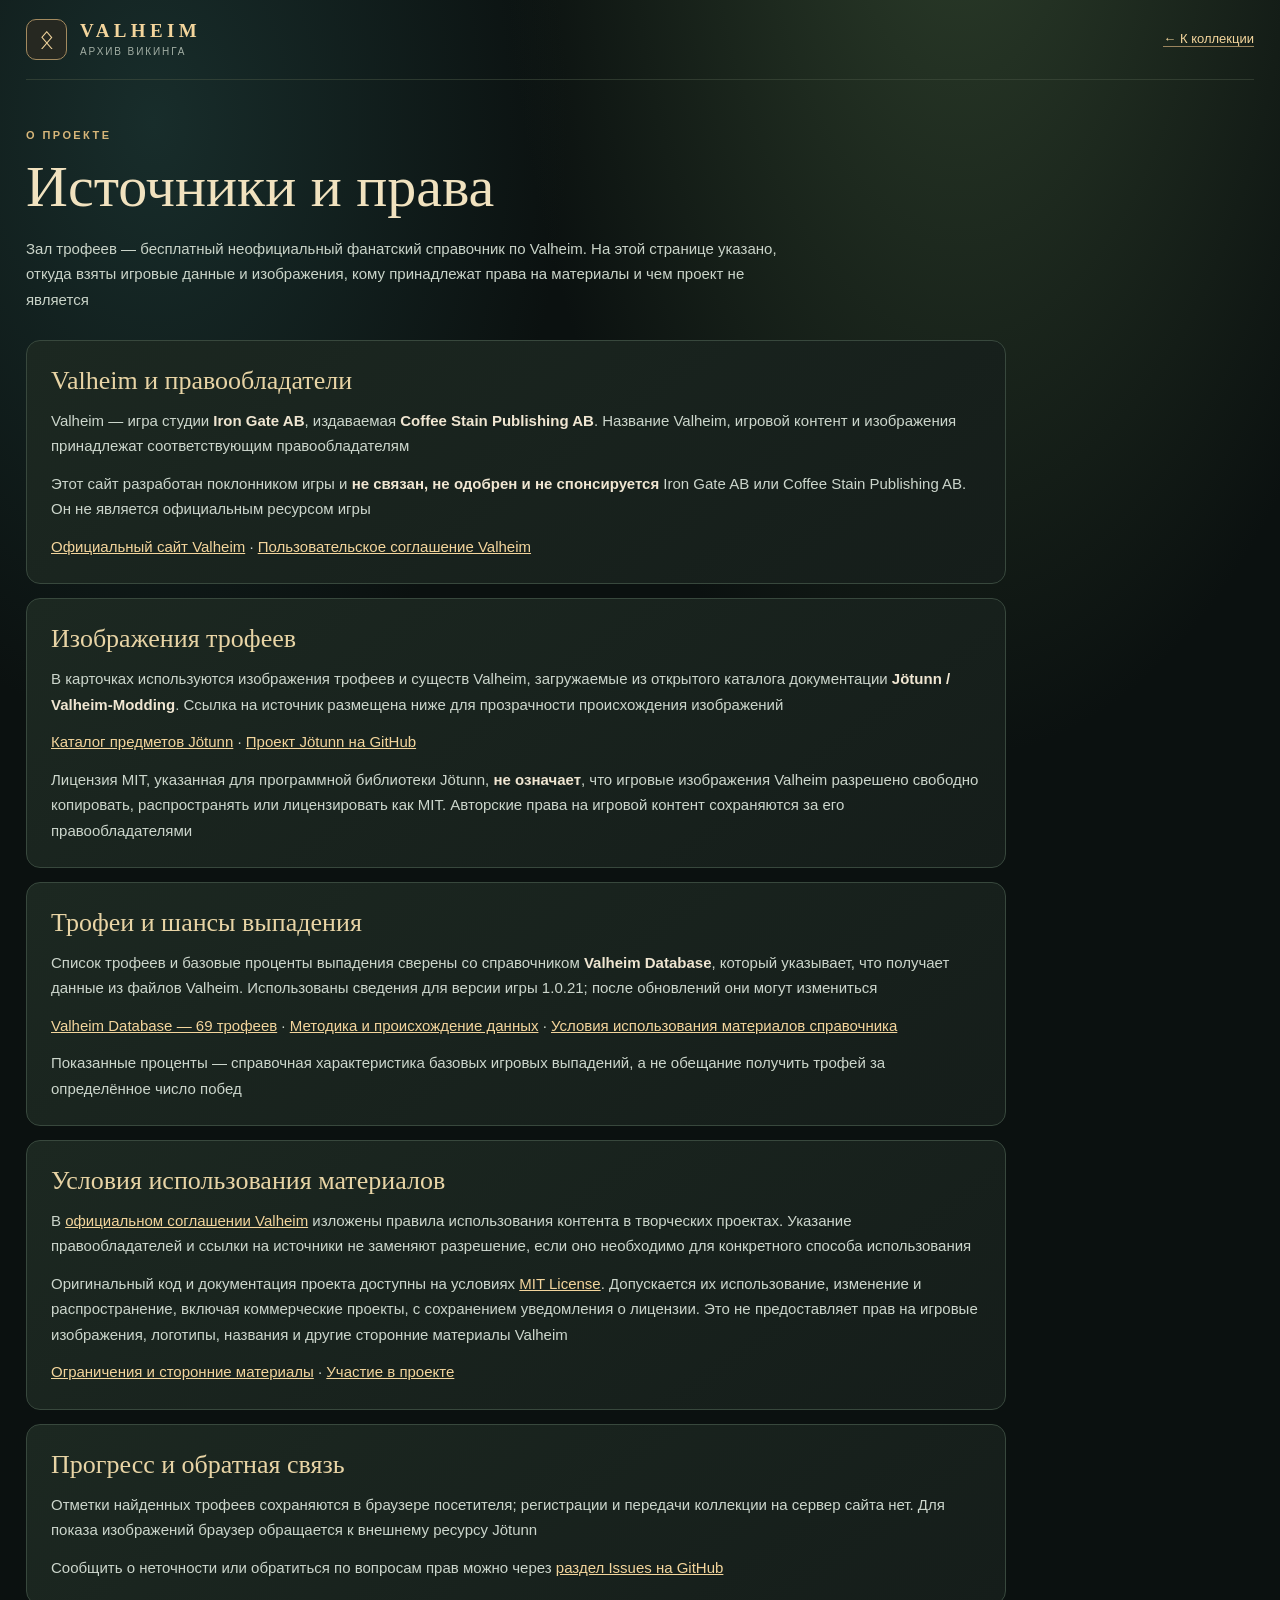
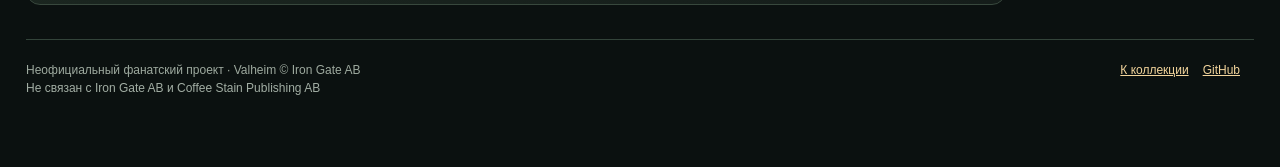
<file: sources.html>
<!DOCTYPE html>
<html lang="ru">
<head>
<meta charset="utf-8">
<meta name="viewport" content="width=device-width, initial-scale=1, viewport-fit=cover">
<meta name="color-scheme" content="dark">
<meta name="theme-color" content="#141a18">
<title>Источники и права — Зал трофеев Valheim</title>
<meta name="description" content="Источники игровых данных и изображений, сведения о правообладателях и статусе неофициального фанатского сайта «Зал трофеев Valheim».">
<link rel="stylesheet" href="./assets/css/styles.css">
<link rel="icon" type="image/svg+xml" href="./assets/icons/favicon.svg">
<link rel="apple-touch-icon" href="./assets/icons/icon-192.png">
<link rel="manifest" href="./manifest.webmanifest">
<style>
.legal-nav{margin-left:auto;font-size:13px;white-space:nowrap}
.legal-nav a{color:var(--gold-bright);text-decoration:none;border-bottom:1px solid #9b855e}
.legal-nav a:hover{border-color:var(--gold-bright)}
.legal-intro{max-width:890px;padding:48px 0 28px}
.legal-intro h1{font:normal clamp(36px,5.3vw,58px)/1.08 Georgia,"Times New Roman",serif;margin:12px 0 17px;color:#f1e2bf}
.legal-intro p{font-size:15px;line-height:1.7;color:#cad4c9;max-width:760px;margin:0}
.legal-sections{max-width:980px;display:grid;gap:14px;margin-bottom:22px}
.legal-card{background:linear-gradient(145deg,#1c2821,#151d1a);border:1px solid #38483d;border-radius:14px;padding:24px}
.legal-card h2{font:normal 26px/1.22 Georgia,"Times New Roman",serif;color:#e8d4a5;margin:0 0 11px}
.legal-card p{line-height:1.7;color:#ccd6cc;margin:0 0 12px}
.legal-card p:last-child{margin-bottom:0}
.legal-card a{overflow-wrap:anywhere}
.legal-card strong{color:#f0e6d2}
@media(max-width:770px){.legal-intro{padding:34px 0 20px}.legal-card{padding:18px}.legal-card h2{font-size:23px}.legal-nav{font-size:12px}}
</style>
</head>
<body>
<a href="#legal-main" class="skip-link">Перейти к содержанию</a>
<div class="frame">
<header class="topbar">
 <div class="logo"><div class="mark" aria-hidden="true">ᛟ</div><div><div class="brand">VALHEIM</div><span class="brand-small">АРХИВ ВИКИНГА</span></div></div>
 <nav class="legal-nav" aria-label="Навигация"><a href="./">← К коллекции</a></nav>
</header>
<main id="legal-main">
 <section class="legal-intro">
  <div class="eyebrow">О проекте</div>
  <h1>Источники и права</h1>
  <p>Зал трофеев — бесплатный неофициальный фанатский справочник по Valheim. На этой странице указано, откуда взяты игровые данные и изображения, кому принадлежат права на материалы и чем проект не является</p>
 </section>
 <div class="legal-sections">
  <section class="legal-card">
   <h2>Valheim и правообладатели</h2>
   <p>Valheim — игра студии <strong>Iron Gate AB</strong>, издаваемая <strong>Coffee Stain Publishing AB</strong>. Название Valheim, игровой контент и изображения принадлежат соответствующим правообладателям</p>
   <p>Этот сайт разработан поклонником игры и <strong>не связан, не одобрен и не спонсируется</strong> Iron Gate AB или Coffee Stain Publishing AB. Он не является официальным ресурсом игры</p>
   <p><a href="https://valheim.com/" target="_blank" rel="noopener noreferrer">Официальный сайт Valheim</a> · <a href="https://valheim.com/eula/" target="_blank" rel="noopener noreferrer">Пользовательское соглашение Valheim</a></p>
  </section>
  <section class="legal-card">
   <h2>Изображения трофеев</h2>
   <p>В карточках используются изображения трофеев и существ Valheim, загружаемые из открытого каталога документации <strong>Jötunn / Valheim-Modding</strong>. Ссылка на источник размещена ниже для прозрачности происхождения изображений</p>
   <p><a href="https://valheim-modding.github.io/Jotunn/data/objects/item-list.html" target="_blank" rel="noopener noreferrer">Каталог предметов Jötunn</a> · <a href="https://github.com/Valheim-Modding/Jotunn" target="_blank" rel="noopener noreferrer">Проект Jötunn на GitHub</a></p>
   <p>Лицензия MIT, указанная для программной библиотеки Jötunn, <strong>не означает</strong>, что игровые изображения Valheim разрешено свободно копировать, распространять или лицензировать как MIT. Авторские права на игровой контент сохраняются за его правообладателями</p>
  </section>
  <section class="legal-card">
   <h2>Трофеи и шансы выпадения</h2>
   <p>Список трофеев и базовые проценты выпадения сверены со справочником <strong>Valheim Database</strong>, который указывает, что получает данные из файлов Valheim. Использованы сведения для версии игры 1.0.21; после обновлений они могут измениться</p>
   <p><a href="https://valheimdb.com/trophies" target="_blank" rel="noopener noreferrer">Valheim Database — 69 трофеев</a> · <a href="https://valheimdb.com/about" target="_blank" rel="noopener noreferrer">Методика и происхождение данных</a> · <a href="https://valheimdb.com/creators" target="_blank" rel="noopener noreferrer">Условия использования материалов справочника</a></p>
   <p>Показанные проценты — справочная характеристика базовых игровых выпадений, а не обещание получить трофей за определённое число побед</p>
  </section>
  <section class="legal-card">
   <h2>Условия использования материалов</h2>
   <p>В <a href="https://valheim.com/eula/" target="_blank" rel="noopener noreferrer">официальном соглашении Valheim</a> изложены правила использования контента в творческих проектах. Указание правообладателей и ссылки на источники не заменяют разрешение, если оно необходимо для конкретного способа использования</p>
   <p>Оригинальный код и документация проекта доступны на условиях <a href="https://github.com/SergoAlexeev/valheim-trophies/blob/main/LICENSE" target="_blank" rel="noopener noreferrer">MIT License</a>. Допускается их использование, изменение и распространение, включая коммерческие проекты, с сохранением уведомления о лицензии. Это не предоставляет прав на игровые изображения, логотипы, названия и другие сторонние материалы Valheim</p>
   <p><a href="https://github.com/SergoAlexeev/valheim-trophies/blob/main/THIRD_PARTY_NOTICES.md" target="_blank" rel="noopener noreferrer">Ограничения и сторонние материалы</a> · <a href="https://github.com/SergoAlexeev/valheim-trophies/blob/main/CONTRIBUTING.md" target="_blank" rel="noopener noreferrer">Участие в проекте</a></p>
  </section>
  <section class="legal-card">
   <h2>Прогресс и обратная связь</h2>
   <p>Отметки найденных трофеев сохраняются в браузере посетителя; регистрации и передачи коллекции на сервер сайта нет. Для показа изображений браузер обращается к внешнему ресурсу Jötunn</p>
   <p>Сообщить о неточности или обратиться по вопросам прав можно через <a href="https://github.com/SergoAlexeev/valheim-trophies/issues" target="_blank" rel="noopener noreferrer">раздел Issues на GitHub</a></p>
  </section>
 </div>
</main>
<footer class="foot"><div>Неофициальный фанатский проект · Valheim © Iron Gate AB<br><span class="muted">Не связан с Iron Gate AB и Coffee Stain Publishing AB</span></div><div><a href="./">К коллекции</a><a href="https://github.com/SergoAlexeev/valheim-trophies" target="_blank" rel="noopener noreferrer">GitHub</a></div></footer>
</div>
</body>
</html>
</file>
<file: assets/css/styles.css>
:root{--bg:#0b1110;--panel:#151d1b;--panel2:#1d2723;--line:#344139;--gold:#d7b679;--gold-bright:#f3d59c;--fg:#f0efe7;--muted:#a2aea4;--green:#a5cfa1;--danger:#e29a86;--shadow:0 18px 60px #0008;color-scheme:dark}
*{box-sizing:border-box}html{scroll-behavior:smooth}body{margin:0;background:radial-gradient(ellipse at 75% -10%,#2c3d2a 0,transparent 34%),radial-gradient(ellipse at 12% 7%,#182d2b 0,transparent 26%),var(--bg);color:var(--fg);font:15px/1.45 -apple-system,BlinkMacSystemFont,"Segoe UI",Arial,sans-serif;min-height:100vh}button,input,select{font:inherit}button{cursor:pointer}button:focus-visible,input:focus-visible,select:focus-visible,.card:focus-within{outline:2px solid var(--gold-bright);outline-offset:3px}button:disabled{opacity:.45;cursor:not-allowed}a{color:var(--gold-bright)}.frame{max-width:1450px;margin:auto;padding:0 26px 70px}.topbar{display:flex;justify-content:space-between;align-items:center;border-bottom:1px solid #46544388;padding:19px 0;gap:15px}.logo{display:flex;gap:13px;align-items:center}.mark{width:41px;height:41px;display:grid;place-items:center;border:1px solid #a38a5f;border-radius:10px;color:var(--gold-bright);font:26px Georgia,serif;background:#262821}.brand{letter-spacing:.23em;color:var(--gold-bright);font:700 19px Georgia,serif}.brand-small{display:block;color:var(--muted);font:10px/1.4 Arial,sans-serif;letter-spacing:.19em;margin-top:3px}.version{color:var(--muted);font-size:12px;display:flex;gap:8px;align-items:center}.dot{display:inline-block;width:7px;height:7px;border-radius:50%;background:#a7b995;box-shadow:0 0 8px #a7b99570}.hero{position:relative;padding:45px 0 31px;display:grid;grid-template-columns:1fr 310px;gap:40px;align-items:end}.eyebrow{color:var(--gold);letter-spacing:.22em;text-transform:uppercase;font-size:11px;font-weight:700}.hero h1{font:normal clamp(38px,5vw,68px)/.99 Georgia,"Times New Roman",serif;letter-spacing:-.025em;margin:15px 0 13px;text-shadow:0 3px 30px #0008}.hero h1 span{color:var(--gold)}.lead{max-width:650px;color:#c6cec3;font-size:15px;margin:0}.hero-actions{display:flex;flex-wrap:wrap;gap:10px;margin-top:25px}.btn{border:1px solid #6f755e;border-radius:9px;background:linear-gradient(#26312a,#222b25);color:var(--fg);padding:11px 15px;display:inline-flex;align-items:center;justify-content:center;gap:9px;transition:background .16s,transform .16s,border-color .16s}.btn:hover{background:#384738;border-color:var(--gold);transform:translateY(-1px)}.btn.primary{background:#d9b87d;color:#1b1e18;border-color:#e6c899;font-weight:750}.btn.primary:hover{background:#efce93}.btn.quiet{border-color:#3c4b41;background:#19231f;color:#c8d0c8}.btn svg{width:16px;height:16px;flex:none}.progresscard{background:linear-gradient(135deg,#28392f,#1d2823 58%,#1a201c);border:1px solid #586447;padding:23px;border-radius:16px;box-shadow:var(--shadow);position:relative;overflow:hidden}.progresscard:after{content:"ᚠ";position:absolute;font:150px Georgia,serif;color:#a5b99512;right:-7px;top:-40px;pointer-events:none}.progress-label{font-size:11px;letter-spacing:.14em;text-transform:uppercase;color:#d2ddcf}.progress-main{font:normal 56px/.9 Georgia,serif;margin:16px 0 4px;color:#f2ddba}.progress-main small{font:19px Georgia,serif;color:#b3bcaf}.progress-bar{height:8px;background:#111a15;border-radius:99px;overflow:hidden;margin:16px 0 11px;border:1px solid #58654b}.progress-bar div{height:100%;width:0%;background:linear-gradient(90deg,#9db382,#f0cd89);border-radius:99px;transition:width .22s}.progress-caption{display:flex;justify-content:space-between;color:#b7c5b7;font-size:12px}.statline{display:grid;grid-template-columns:repeat(3,minmax(0,1fr));gap:12px;margin:0 0 26px}.stat{border:1px solid #34483c;background:#16211d;border-radius:10px;padding:14px 17px;min-height:71px}.stat strong{display:block;color:var(--gold-bright);font:26px Georgia,serif}.stat span{font-size:12px;color:var(--muted)}.toolbar{display:flex;flex-wrap:wrap;gap:11px;align-items:center;padding:15px;border:1px solid #3d493e;border-radius:14px;background:#171f1c;position:sticky;top:8px;z-index:10;box-shadow:0 11px 30px #0006}.tabs{display:flex;align-items:center;background:#0c1310;border:1px solid #36433a;border-radius:10px;padding:4px;gap:3px}.tab{background:none;color:#a9b9aa;border:0;padding:10px 13px;border-radius:7px;white-space:nowrap;font-weight:700;font-size:13px}.tab[aria-pressed=true]{background:#4b583c;color:#f5ecd5;box-shadow:inset 0 0 0 1px #788365}.search{position:relative;display:flex;align-items:center;flex:1;min-width:150px}.search svg{position:absolute;left:12px;width:17px;height:17px;color:var(--muted);pointer-events:none}.search input{width:100%;padding:11px 12px 11px 39px;background:#0e1612;border:1px solid #405043;color:#f1f0e8;border-radius:9px;outline:0}.search input::placeholder{color:#7d8d81}.toolbar select{min-width:154px;max-width:230px;border:1px solid #405043;color:#e9eee4;background:#111914;padding:11px 12px;border-radius:9px;outline:0}.toolbar .count{font-size:12px;color:#a9b7a9;padding:0 6px;white-space:nowrap}.legend{display:flex;justify-content:space-between;gap:14px;align-items:center;flex-wrap:wrap;margin:18px 0 19px;color:var(--muted);font-size:12px}.legend-keys{display:flex;flex-wrap:wrap;gap:8px}.pill{display:inline-flex;align-items:center;gap:7px;border:1px solid #465144;border-radius:100px;padding:5px 8px;color:#c9d4ca;background:#161e1a}.pill b{display:grid;place-items:center;border-radius:5px;background:#333;color:#fff;width:20px;height:20px}.pill[data-tier="S"] b{background:#a94953}.pill[data-tier="A"] b{background:#9861a7}.pill[data-tier="B"] b{background:#5175ac}.pill[data-tier="C"] b{background:#5b8a69}.pill[data-tier="D"] b{background:#8c845b}.pill[data-tier="★"] b{background:#b18c45;color:#171e19}.groups{display:grid;gap:20px}.group{border:1px solid #36473b;background:linear-gradient(120deg,#17201d,#121a17);border-radius:14px;overflow:hidden;box-shadow:0 12px 40px #0003}.group-head{display:flex;align-items:center;justify-content:space-between;gap:14px;padding:16px 18px;border-bottom:1px solid #364538;background:#202a23}.g-left{display:flex;align-items:center;gap:13px}.tier-emblem{width:48px;height:48px;border:1px solid #ffffff30;border-radius:10px;display:grid;place-items:center;font:700 27px Georgia,serif;color:#fff;flex:none}.group[data-tier="S"] .tier-emblem{background:#88343b}.group[data-tier="A"] .tier-emblem{background:#71437b}.group[data-tier="B"] .tier-emblem{background:#3a608c}.group[data-tier="C"] .tier-emblem{background:#386449}.group[data-tier="D"] .tier-emblem{background:#706639}.group[data-tier="★"] .tier-emblem{background:#92703d}.group.biome .tier-emblem{background:#33493b;font-size:25px}.g-left h2{font:22px Georgia,serif;margin:0 0 1px}.g-left p{color:#adbaac;font-size:12px;margin:0}.g-count{color:#a8b7a9;font-size:13px;white-space:nowrap}.g-count strong{color:#e7dbbb}.cards{display:grid;grid-template-columns:repeat(auto-fill,minmax(154px,1fr));gap:11px;padding:15px}.card{position:relative;border:1px solid #3b4c41;border-radius:11px;background:#1a2420;transition:border-color .18s,transform .18s,background .18s;min-width:0;overflow:hidden}.card:hover{border-color:#9c976e;background:#222d26;transform:translateY(-2px)}.card.found{border-color:#6c916e;background:linear-gradient(145deg,#24382b,#192720)}.card.found .art img{filter:none;opacity:1}.art{height:113px;display:grid;place-items:center;position:relative;overflow:hidden;background:radial-gradient(ellipse at center,#39493c66 0,#19221d 64%);border-bottom:1px solid #334539}.art:after{content:"";position:absolute;bottom:4px;height:16px;width:90px;background:radial-gradient(ellipse,#0007,transparent 68%);pointer-events:none}.art img{position:relative;z-index:1;width:88px;height:88px;object-fit:contain;image-rendering:auto;filter:grayscale(.55);opacity:.82;transition:all .18s}.card:hover img{transform:scale(1.10);filter:none;opacity:1}.image-fallback{font:47px Georgia,serif;color:#a98e60;position:relative;z-index:1}.tag-tier{position:absolute;left:8px;top:9px;z-index:2;font-size:11px;font-weight:800;color:#fae3b0;background:#15211ddf;border:1px solid #71674888;border-radius:5px;padding:3px 7px}.details{padding:11px 11px 12px;min-height:116px}.details h3{font:700 13px/1.27 -apple-system,BlinkMacSystemFont,"Segoe UI",Arial,sans-serif;min-height:34px;margin:0 0 5px;color:#f2ede1;overflow-wrap:anywhere}.name-en{color:#91a090;font-size:10px;min-height:14px;overflow:hidden;white-space:nowrap;text-overflow:ellipsis}.meta{display:flex;gap:7px;flex-wrap:wrap;align-items:center;margin-top:10px}.biome-tag{font-size:10px;border:1px solid #43574b;border-radius:5px;color:#bfd1c0;padding:3px 6px;max-width:100%;overflow:hidden;white-space:nowrap;text-overflow:ellipsis}.chance{font-weight:800;font-size:12px;color:#ecd3a4;margin-left:auto}.card-footer{display:flex;gap:7px;margin-top:10px}.collect{flex:1;min-height:31px;border-radius:7px;border:1px solid #617158;background:#253a2b;color:#dde8d8;font-size:11px;font-weight:750}.collect:hover{background:#37543b}.card.found .collect{background:#5a765e;color:white}.info{border:1px solid #47584d;background:transparent;color:#c6d1c6;min-width:32px;border-radius:7px;font-weight:700}.empty{padding:64px 16px;text-align:center;color:#bfcbbe;border:1px dashed #455347;border-radius:13px}.empty h2{font:27px Georgia,serif;color:#e9dfc8;margin:0 0 8px}.empty p{margin:0 0 20px}.foot{margin-top:34px;border-top:1px solid #33443a;padding-top:22px;display:flex;justify-content:space-between;gap:20px;flex-wrap:wrap;color:#9eaa9f;font-size:12px}.foot a{margin-right:14px}.modal-back{position:fixed;inset:0;background:#000b;z-index:90;display:grid;place-items:center;padding:18px;backdrop-filter:blur(4px)}.modal{width:min(560px,100%);max-height:min(680px,94vh);overflow:auto;border:1px solid #887c59;border-radius:16px;background:linear-gradient(145deg,#26342a,#111b17);box-shadow:0 25px 75px #000b;padding:24px;position:relative}.modal button.close{position:absolute;right:18px;top:18px;border:1px solid #68745f;border-radius:8px;background:#1d2a22;color:#f2ede0;font-size:22px;width:34px;height:34px}.modal-top{display:flex;gap:19px;align-items:center;margin:4px 32px 20px 0}.modal-top img{width:112px;height:112px;object-fit:contain;background:radial-gradient(circle,#52634a77,transparent 72%);border:1px solid #55604b;border-radius:11px}.modal h2{font:32px Georgia,serif;margin:8px 0 6px}.modal .en{color:#a7b6a7}.kv{display:grid;grid-template-columns:130px 1fr;gap:10px;border-top:1px solid #425043;padding:13px 0;font-size:13px}.kv span:first-child{color:#a4b5a4}.modal-actions{display:flex;flex-wrap:wrap;gap:9px;margin-top:15px}.toast{position:fixed;bottom:20px;right:20px;z-index:100;background:#26392b;border:1px solid #77916c;padding:11px 16px;color:#eaf3e5;box-shadow:var(--shadow);border-radius:9px;font-size:13px;max-width:300px}.muted{color:var(--muted)}.hide{display:none!important}
@media(max-width:1050px){.hero{grid-template-columns:1fr 270px;gap:18px}.toolbar .count{display:none}.cards{grid-template-columns:repeat(auto-fill,minmax(146px,1fr))}}
@media(max-width:770px){.frame{padding:0 15px 45px}.hero{grid-template-columns:1fr;padding:30px 0 20px;gap:21px}.progresscard{max-width:none}.statline{gap:8px}.stat{padding:12px}.toolbar{top:0;padding:11px;gap:9px}.search{min-width:calc(100% - 2px);order:2}.toolbar select{flex:1;max-width:none;order:3;min-width:110px}.tabs{width:100%}.tab{flex:1}.cards{grid-template-columns:repeat(auto-fill,minmax(136px,1fr));gap:8px;padding:10px}.art{height:102px}.art img{width:83px;height:83px}.details{padding:10px;min-height:117px}.hero h1{font-size:47px}.group-head{padding:12px}.g-left h2{font-size:20px}.stat strong{font-size:24px}.modal-top img{width:92px;height:92px}.modal h2{font-size:26px}}
@media(max-width:390px){.brand{font-size:17px}.version{font-size:10px}.card .details h3{font-size:12px}.cards{grid-template-columns:repeat(2,minmax(0,1fr))}.hero h1{font-size:42px}.stat span{font-size:10px}.g-left h2{font-size:18px}}
@media(prefers-reduced-motion:reduce){*,*:before,*:after{scroll-behavior:auto!important;transition:none!important}}

/* 1.1: stable select arrow, with comfortable gap to the right border */
.toolbar select{
  -webkit-appearance:none;appearance:none;
  padding:11px 46px 11px 15px;
  background-color:#111914;
  background-image:url("data:image/svg+xml,%3Csvg xmlns='http://www.w3.org/2000/svg' viewBox='0 0 24 24' fill='none' stroke='%23DDE7D9' stroke-width='2.1' stroke-linecap='round' stroke-linejoin='round'%3E%3Cpath d='m6 9 6 6 6-6'/%3E%3C/svg%3E");
  background-repeat:no-repeat;
  background-position:right 17px center;
  background-size:17px 17px;
  cursor:pointer;
}
/* Center both states in the top-right trophy marker, without glyph-baseline offsets */




.collect{display:flex;align-items:center;justify-content:center;text-align:center;padding:5px 7px;line-height:1.2}
/* Site/PWA — focus, accessible skip-navigation and install visibility. */
.skip-link{position:absolute;top:-100px;left:12px;z-index:1000;padding:11px 16px;background:#f3d59c;color:#111;border-radius:8px;font-weight:700}
.skip-link:focus{top:12px}
[hidden]{display:none!important}
@media print{.toolbar,.hero-actions,.card-footer,.toast{display:none!important}.group{break-inside:avoid}.card{break-inside:avoid}body{background:#fff;color:#000}.frame{max-width:none}}

/* 1.3 — shared geometric icon alignment, independent of font metrics */
.modal button.close{
  display:flex;align-items:center;justify-content:center;
  padding:0;line-height:0;cursor:pointer;
  width:38px;height:38px;right:18px;top:18px;
}
.modal button.close svg{display:block;flex:none;width:19px;height:19px;fill:none;stroke:currentColor;stroke-width:2.4;stroke-linecap:round;stroke-linejoin:round}
.modal button.close:hover{background:#334537;border-color:#bbba95}
.info{display:flex;align-items:center;justify-content:center;line-height:0;padding:0;min-width:32px;height:31px}
.info svg{display:block;flex:none;width:17px;height:17px;fill:none;stroke:currentColor;stroke-width:1.8;stroke-linecap:round;stroke-linejoin:round}
.info svg .info-dot{fill:currentColor;stroke:none}
.tab{display:inline-flex;align-items:center;justify-content:center;gap:7px;line-height:1.2}
.tab svg{display:block;width:15px;height:15px;flex:none;fill:none;stroke:currentColor;stroke-width:1.8;stroke-linecap:round;stroke-linejoin:round}
/* The modal now presents the trophy item and the creature it drops from */
.modal{width:min(670px,100%);max-height:min(800px,94vh)}
.modal-top{display:block;margin:5px 44px 0 0}
.modal-top h2{overflow-wrap:anywhere}
.modal-visuals{display:grid;grid-template-columns:minmax(0,0.8fr) minmax(0,1.2fr);gap:12px;margin:21px 0 20px}
.modal-asset{display:flex;flex-direction:column;align-items:center;justify-content:space-between;min-width:0;height:204px;margin:0;overflow:hidden;border:1px solid #53634e;border-radius:12px;background:radial-gradient(ellipse at 50% 45%,#445841a1,#1d2b22 72%)}
.modal-asset img{display:block;width:100%;height:168px;max-width:100%;padding:11px;object-fit:contain;flex:1;min-height:0}
.modal-asset figcaption{width:100%;min-height:35px;padding:9px 8px;text-align:center;font-size:11px;font-weight:750;letter-spacing:.09em;text-transform:uppercase;color:#d0d9cc;background:#101a15bb;border-top:1px solid #415144}
.modal-asset .media-fallback{display:flex;align-items:center;justify-content:center;text-align:center;flex:1;padding:12px;font-size:12px;color:#a5b5a5}
.modal-asset.creature-preview{background:radial-gradient(ellipse at 50% 45%,#5e7052a1,#1b2720 75%)}
.modal-asset.creature-preview img{padding:8px 12px}
.modal-actions .btn{line-height:1.3}
@media(max-width:430px){
 .modal{padding:18px}
 .modal-top{margin-right:38px}
 .modal-visuals{gap:8px;grid-template-columns:minmax(0,0.85fr) minmax(0,1.15fr);margin:17px 0 19px}
 .modal-asset{height:162px}
 .modal-asset img{height:124px;padding:8px}
 .modal-asset figcaption{min-height:32px;padding:8px 5px;font-size:10px}
 .modal button.close{right:14px;top:14px;width:36px;height:36px}
 .modal h2{font-size:27px}
 .kv{grid-template-columns:112px minmax(0,1fr);gap:9px}
}

/* 1.4 — stronger collection state and a distinct, keyboard-accessible checkbox */
.card{border-width:1px;transition:border-color .18s,transform .18s,background .18s,box-shadow .18s}
.card.found{border-color:#a5edb3;background:linear-gradient(145deg,#28452f,#1a3024);box-shadow:inset 0 0 0 1px #a5edb3,0 0 19px #79d59336}
.card.found:hover{border-color:#c8ffd0;box-shadow:inset 0 0 0 1px #c8ffd0,0 0 24px #8ae5a34b}
.card .status-icon{
 position:absolute;top:8px;right:8px;z-index:3;display:flex;align-items:center;justify-content:center;
 width:32px;height:32px;min-width:32px;padding:0;
 border:2px solid #718875;border-radius:8px;background:#14211ae8;color:#ecffec;
 box-shadow:0 1px 5px #0007;cursor:pointer;line-height:0;
}
.card .status-icon svg{display:block;flex:none;width:20px;height:20px;fill:none;stroke:currentColor;stroke-width:2.8;stroke-linecap:round;stroke-linejoin:round}
.card .status-icon:hover{border-color:#e2efc8;background:#283e2f}
.card.found .status-icon{background:#b3edbc;color:#17321d;border-color:#e2ffdf}
.card.found .status-icon:hover{background:#d0f7d4}
.card .status-icon:focus-visible{outline:2px solid #fff3c0;outline-offset:3px}
.drop-explain{margin-top:19px;padding:13px 14px;border:1px solid #50664f;border-radius:10px;background:#1b2c22;color:#c4d5c5;font-size:12px;line-height:1.55}
.drop-explain>strong{color:#e2eccf;font-size:13px}
.drop-explain p{margin:8px 0 0}
.drop-explain b{color:#f3dfae}
.drop-explain details{margin-top:9px}
.drop-explain summary{color:#e7d5ae;cursor:pointer;list-style-position:inside;font-weight:650}
.drop-explain details a{display:inline-block;margin-top:8px}

/* v1.5: more legible, smoothly eased interactions — no layout shifts */
:root{--ui-ease:cubic-bezier(.22,1,.36,1)}
.btn{
 background:#27342b;
 transition:transform 300ms var(--ui-ease),background-color 270ms ease,border-color 270ms ease,box-shadow 300ms var(--ui-ease);
}
.btn.primary{background:#d9b87d}
.btn.quiet{background:#19231f}
.btn:hover{background:#384c3b;transform:translateY(-3px);box-shadow:0 8px 17px #0005;border-color:var(--gold)}
.btn.primary:hover{background:#efce93;box-shadow:0 8px 22px #d4b67a3b}
.btn.quiet:hover{background:#2d3e32}
.collect,.info,.tab,.card .status-icon,.modal button.close{
 transition:transform 300ms var(--ui-ease),background-color 270ms ease,border-color 270ms ease,box-shadow 300ms var(--ui-ease),color 270ms ease;
}
.collect:hover,.info:hover,.tab:hover,.card .status-icon:hover,.modal button.close:hover{
 transform:translateY(-2px);
 box-shadow:0 6px 14px #0005;
}
.collect:hover{background:#37543b;border-color:#8caf86}
.card.found .collect:hover{background:#709575;border-color:#a8d2a5}
.info:hover{background:#2a3b2f;border-color:#b9c9a6}
.tab:hover{background:#29392c;color:#f7ead1}
.tab[aria-pressed=true]:hover{background:#5d7149}
.card{
 transition:transform 340ms var(--ui-ease),border-color 300ms ease,background-color 300ms ease,box-shadow 340ms var(--ui-ease);
}
.card:hover{transform:translateY(-4px);box-shadow:0 12px 24px #0006}
.card.found:hover{
 background:linear-gradient(145deg,#28452f,#1a3024);
 box-shadow:inset 0 0 0 1px #c8ffd0,0 10px 22px #0005,0 0 25px #8ae5a34b;
}
.art img{transition:transform 340ms var(--ui-ease),filter 300ms ease,opacity 300ms ease}
.card:hover .art img{transform:translateY(-1px) scale(1.055)}
.btn:active,.collect:active,.info:active,.tab:active,.card .status-icon:active,.modal button.close:active{
 transform:translateY(1px) scale(.975);
 transition-duration:115ms;
 box-shadow:0 2px 5px #0005;
}
.card:active{transform:translateY(-1px) scale(.996);transition-duration:140ms}
@media(hover:none){
 .btn:hover,.collect:hover,.info:hover,.tab:hover,.card .status-icon:hover,.modal button.close:hover,.card:hover,.card:active{
  transform:none;
 }
 .card:hover .art img{transform:none}
}
/* Confirmation — in-world dialog instead of browser's native confirm() */
#confirmHolder:empty{display:none}
.confirm-back{
 position:fixed;inset:0;z-index:120;display:grid;place-items:center;
 padding:20px;background:#030807cb;backdrop-filter:blur(6px);-webkit-backdrop-filter:blur(6px);
 animation:confirmBackdropIn 250ms ease both;
}
.confirm-panel{
 width:min(520px,100%);max-height:min(690px,90vh);overflow:auto;
 border:1px solid #9c8a63;border-radius:17px;
 background:linear-gradient(145deg,#29382e 0%,#1b2920 48%,#111e18 100%);
 box-shadow:0 28px 85px #000c,0 0 0 1px #c6ac6b21;
 padding:28px 30px 25px;
 animation:confirmPanelIn 310ms var(--ui-ease) both;
}
.confirm-header{display:flex;align-items:center;gap:12px;margin-bottom:18px}
.confirm-header .eyebrow{letter-spacing:.14em;line-height:1.5}
.confirm-seal{
 width:37px;height:37px;flex:none;display:grid;place-items:center;
 border:1px solid #917c57;border-radius:10px;background:#2d3427;
 color:#f1d29a;font:25px/1 Georgia,serif;
}
.confirm-panel h2{font:normal clamp(27px,4vw,35px)/1.15 Georgia,"Times New Roman",serif;color:#f7e6c3;margin:0 0 12px}
.confirm-panel p{color:#cbd5c9;font-size:14px;line-height:1.65;margin:0;max-width:44ch}
.confirm-actions{display:flex;align-items:center;justify-content:flex-end;gap:10px;flex-wrap:wrap;margin-top:26px}
.confirm-actions .btn{min-height:44px;padding:11px 18px;font-weight:700}
.confirm-cancel{background:#24352a;border-color:#536a50;color:#dde9db}
.confirm-danger{background:#7f423c;border-color:#b87967;color:#fff6ef}
.confirm-danger:hover{background:#9d5648;border-color:#ecc1a8;box-shadow:0 8px 20px #ae604333}
.confirm-back.is-closing{animation:confirmBackdropOut 170ms ease forwards}
.confirm-back.is-closing .confirm-panel{animation:confirmPanelOut 170ms ease forwards}
@keyframes confirmBackdropIn{from{opacity:0}to{opacity:1}}
@keyframes confirmBackdropOut{from{opacity:1}to{opacity:0}}
@keyframes confirmPanelIn{from{opacity:0;transform:translateY(15px) scale(.98)}to{opacity:1;transform:translateY(0) scale(1)}}
@keyframes confirmPanelOut{from{opacity:1;transform:translateY(0) scale(1)}to{opacity:0;transform:translateY(8px) scale(.987)}}
@media(max-width:480px){
 .confirm-panel{padding:23px 20px 20px;border-radius:14px}
 .confirm-actions{gap:9px}
 .confirm-actions .btn{flex:1;min-width:0;padding:10px 12px}
}
@media(prefers-reduced-motion:reduce){
 .btn,.collect,.info,.tab,.card,.card .status-icon,.modal button.close,.art img{
  transition:none!important;animation:none!important;
 }
 .confirm-back,.confirm-panel,.confirm-back.is-closing,.confirm-back.is-closing .confirm-panel{
  animation:none!important;transition:none!important;
 }
}

/* v1.6: keep the trophy modal stable while the drop-rate explanation expands. */
.drop-explain{
  height:156px;
  overflow-y:auto;
  overflow-x:hidden;
  overscroll-behavior-y:contain;
  scrollbar-width:thin;
  scrollbar-color:#789579 #1b2c22;
  scroll-behavior:smooth;
}
.drop-explain::-webkit-scrollbar{width:7px}
.drop-explain::-webkit-scrollbar-track{background:#1b2c22;border-radius:8px}
.drop-explain::-webkit-scrollbar-thumb{background:#789579;border-radius:8px;border:1px solid #1b2c22}
.drop-explain details{padding-bottom:3px}
@media(max-width:480px){
  .drop-explain{height:180px}
}
@media(prefers-reduced-motion:reduce){
  .drop-explain{scroll-behavior:auto}
}

/* v1.8 — sticky filters: the SECTION must stick, not its short child toolbar */
.filters-sticky{
  position:sticky;
  top:calc(8px + env(safe-area-inset-top, 0px));
  z-index:60;
  width:100%;
  isolation:isolate;
}
.filters-sticky .toolbar{position:relative;top:auto;z-index:auto}
html{scroll-padding-top:110px}
@media(max-width:770px){
  .filters-sticky{top:env(safe-area-inset-top, 0px)}
  .filters-sticky .toolbar{top:auto}
  html{scroll-padding-top:215px}
}

/* v1.9: stable card outlines and desktop modal without a main scrollbar */
/* A normal trophy keeps its original fine 1px border.
   For collected items, paint a second 2px stroke OVER the image,
   inset within the existing card box so no grid geometry changes. */
.card:not(.found) .status-icon{border-width:1px}
.card.found{
 border-color:#a5edb3;
 box-shadow:0 0 19px #79d59336;
}
.card.found:hover{
 border-color:#c8ffd0;
 box-shadow:0 11px 22px #0005,0 0 24px #8ae5a34b;
}
.card.found::after{
 content:"";
 position:absolute;
 inset:0;
 z-index:6;
 border:2px solid #a5edb3;
 border-radius:inherit;
 box-sizing:border-box;
 pointer-events:none;
 transition:border-color 260ms ease;
}
.card.found:hover::after{border-color:#c8ffd0}
/* On desktop the outer trophy sheet has a fixed viewport-safe height.
   Details remain in their own scrollable box, not on the entire sheet. */
@media(min-width:771px){
 .modal{
  height:min(710px, calc(100dvh - 36px));
  max-height:none;
  overflow:hidden;
  display:flex;
  flex-direction:column;
  padding:20px 24px;
 }
 .modal-top{flex:none;margin:3px 44px 0 0}
 .modal-top h2{margin:5px 0 4px;line-height:1.12}
 .modal-visuals{flex:none;margin:12px 0 14px;gap:12px}
 .modal-asset{height:154px}
 .modal-asset img{height:118px}
 .modal-asset figcaption{min-height:32px;padding:7px 8px}
 .modal .kv{flex:none;padding:7px 0;line-height:1.35}
 .modal .modal-actions{flex:none;margin-top:12px}
 .modal .modal-actions .btn{padding:9px 14px}
 .modal .drop-explain{
  flex:1 1 110px;
  min-height:72px;
  height:auto;
  margin-top:12px;
 }
}
@media(min-width:771px) and (max-height:710px){
 .modal{height:calc(100dvh - 24px);padding:14px 20px}
 .modal-visuals{margin:8px 0 10px}
 .modal-asset{height:122px}
 .modal-asset img{height:89px}
 .modal .kv{padding:5px 0}
 .modal .modal-actions{margin-top:7px}
 .modal .drop-explain{margin-top:7px;min-height:60px}
}

/* v2.0 — dock the filter bar flush to the viewport top only when stuck */
.filters-sticky{top:0}
.filters-sticky.is-stuck .toolbar{
  border-top-left-radius:0;
  border-top-right-radius:0;
  border-top-color:transparent; /* retain border box dimensions */
}
.filters-sticky-trigger{display:block;height:0;pointer-events:none}
@media(max-width:770px){.filters-sticky{top:0}}

/* v2.1 — sticky toolbar shadow */
.filters-sticky .toolbar{
  transition:box-shadow 320ms cubic-bezier(.22,1,.36,1),
             border-radius 260ms ease;
}
.filters-sticky.is-stuck .toolbar{
  box-shadow:0 17px 29px rgba(0,0,0,.58),
             0 9px 23px rgba(132,194,145,.17);
}
@media(prefers-reduced-motion:reduce){
  .filters-sticky .toolbar{transition:none}
}

/* v2.2 — custom filter popovers; no native-select viewport jumps */
.toolbar .filter-dropdown{
  position:relative;
  flex:0 1 230px;
  min-width:160px;
  width:230px;
  --filter-arrow-size:18px;
  --filter-arrow-gap:14px;
}
.toolbar .filter-dropdown>select[hidden]{display:none!important}
.toolbar .filter-trigger{
  position:relative;
  display:flex;
  align-items:center;
  width:100%;
  height:46px;
  min-height:46px;
  padding:0 calc(var(--filter-arrow-size) + 2 * var(--filter-arrow-gap)) 0 15px;
  text-align:left;
  color:#e9eee4;
  background:#111914;
  border:1px solid #405043;
  border-radius:9px;
  outline:none;
  cursor:pointer;
  transition:transform 260ms cubic-bezier(.22,1,.36,1),
             border-color 230ms ease,box-shadow 280ms ease,background-color 230ms ease;
}
.toolbar .filter-trigger-label{
  display:block;min-width:0;overflow:hidden;
  white-space:nowrap;text-overflow:ellipsis;
}
.toolbar .filter-chevron{
  position:absolute;
  right:var(--filter-arrow-gap);
  top:50%;
  width:var(--filter-arrow-size);
  height:var(--filter-arrow-size);
  display:block;
  margin-top:calc(var(--filter-arrow-size) / -2);
  fill:none;stroke:currentColor;stroke-width:2.1;
  stroke-linecap:round;stroke-linejoin:round;
  color:#e1e9df;
  pointer-events:none;
  transition:transform 260ms cubic-bezier(.22,1,.36,1);
}
.toolbar .filter-dropdown.is-open .filter-chevron{transform:rotate(180deg)}
.toolbar .filter-trigger:hover{
  transform:translateY(-2px);
  border-color:#829b7d;background:#1c2a20;
  box-shadow:0 5px 14px #0005,0 0 0 1px #8ea77824;
}
.toolbar .filter-trigger:focus-visible,
.toolbar .filter-dropdown.is-open .filter-trigger{
  border-color:#c9bd91;background:#1d2c21;
  box-shadow:0 0 0 2px #d9bd7861,0 7px 18px #0006;
  transform:none;
}
.toolbar .filter-trigger:active{
  transform:translateY(1px) scale(.99);
  transition-duration:110ms;
}
.toolbar .filter-menu{
  position:absolute;
  top:calc(100% + 7px);
  left:0;
  width:100%;
  min-width:100%;
  box-sizing:border-box;
  z-index:80;
  max-height:min(350px,60dvh);
  padding:5px;
  border:1px solid #667d64;
  border-radius:10px;
  background:#121f18;
  box-shadow:0 18px 34px #000a,0 0 20px #7caa7630;
  overflow-x:hidden;
  overflow-y:auto;
  overscroll-behavior:contain;
  scrollbar-width:thin;
  scrollbar-color:#77906f #152219;
  animation:filterMenuIn 185ms cubic-bezier(.22,1,.36,1) both;
}
.toolbar .filter-menu[hidden]{display:none!important}
.toolbar .filter-option{
  display:flex;align-items:center;
  width:100%;min-height:39px;
  padding:8px 10px;
  border:0;border-radius:6px;
  background:transparent;color:#e2eae0;
  font-size:13px;font-weight:550;line-height:1.25;
  text-align:left;
  cursor:pointer;
  transition:background-color 170ms ease,color 170ms ease;
}
.toolbar .filter-option:hover,
.toolbar .filter-option.is-active{
  background:#314635;color:#fff0ce;
}
.toolbar .filter-option[aria-selected="true"]{
  background:#49583d;color:#f5e8d2;font-weight:750;
}
.toolbar .filter-option:focus-visible{
  outline:2px solid #e0c48f;outline-offset:-2px;
  background:#314635;
}
@keyframes filterMenuIn{
  from{opacity:0;transform:translateY(-5px)}
  to{opacity:1;transform:translateY(0)}
}
/* The icon is 18px high inside a 46px control: 14px top/bottom/right. */
.search{
  transition:transform 260ms cubic-bezier(.22,1,.36,1);
}
.search input{
  height:46px;min-height:46px;
  transition:border-color 250ms ease,background-color 250ms ease,box-shadow 300ms ease;
}
.search svg{
  transition:color 250ms ease,transform 260ms cubic-bezier(.22,1,.36,1);
}
.search:hover input{
  border-color:#829b7d;background:#15241b;
  box-shadow:0 5px 14px #0004,0 0 0 1px #8ea77821;
}
.search:hover svg{color:#e2d6a8;transform:scale(1.1)}
.search:focus-within input{
  border-color:#c9bd91;background:#18271d;
  box-shadow:0 0 0 2px #d9bd7861,0 7px 18px #0005;
}
.search:focus-within svg{color:#f0d5a3;transform:scale(1.12)}
@media(max-width:770px){
  .toolbar .filter-dropdown{
    flex:1 1 calc(50% - 6px);min-width:0;width:auto;order:3;
  }
  .toolbar .filter-trigger{font-size:13px}
  .toolbar .filter-menu{max-height:min(330px,52dvh)}
}
@media(hover:none){
  .toolbar .filter-trigger:hover{transform:none}
}
@media(prefers-reduced-motion:reduce){
  .toolbar .filter-trigger,.toolbar .filter-chevron,.toolbar .filter-option,
  .search,.search input,.search svg{transition:none!important}
  .toolbar .filter-menu{animation:none!important}
}

/* v2.3 — progressive enhancement: keep native filters usable if assets are out of sync */
.toolbar .filter-dropdown:not(.is-enhanced)>.filter-trigger,
.toolbar .filter-dropdown:not(.is-enhanced)>.filter-menu{display:none!important}
.toolbar .filter-dropdown:not(.is-enhanced)>select{
 display:block!important;
 width:100%;
 height:46px;
 min-height:46px;
 max-width:none;
 border-radius:9px;
 background-color:#111914;
 color:#e9eee4;
 cursor:pointer;
}
.toolbar .filter-dropdown:not(.is-enhanced)>select:hover{
 border-color:#829b7d;
 background-color:#19291e;
 box-shadow:0 5px 14px #0005;
}
.toolbar .filter-dropdown:not(.is-enhanced)>select:focus-visible{
 border-color:#c9bd91;
 box-shadow:0 0 0 2px #d9bd7861;
}
.toolbar .filter-dropdown.is-enhanced>select{display:none!important}

/* v2.4 — mobile actions and six balanced rarity tiers */
@media(max-width:770px){
  /* Two full-width primary rows followed by paired secondary actions */
  .hero-actions{
    display:grid;
    grid-template-columns:repeat(2,minmax(0,1fr));
    gap:10px;
    align-items:stretch;
    margin-top:24px;
  }
  .hero-actions>.btn{
    width:100%;
    min-width:0;
    min-height:49px;
    padding:11px 13px;
    line-height:1.25;
    text-align:center;
    white-space:normal;
  }
  .hero-actions>#exportBtn,
  .hero-actions>#importBtn{
    grid-column:1 / -1;
    justify-content:center;
  }
  .hero-actions>#resetBtn,
  .hero-actions>#installBtn{
    grid-column:auto;
    min-height:47px;
    padding-inline:8px;
    font-size:clamp(12px,3.6vw,14px);
  }
  /* If PWA installation isn't offered, fill the otherwise empty third row. */
  .hero-actions>#resetBtn:has(+ #installBtn[hidden]){
    grid-column:1 / -1;
  }
  /* Stable and symmetrical 3 x 2 arrangement instead of a stranded last pill. */
  .legend{
    display:grid;
    grid-template-columns:minmax(0,1fr);
    gap:12px;
    margin:19px 0 22px;
  }
  .legend-keys{
    display:grid;
    grid-template-columns:repeat(3,minmax(0,1fr));
    gap:8px;
    width:100%;
  }
  .legend .pill{
    display:flex;
    justify-content:center;
    align-items:center;
    width:100%;
    min-width:0;
    min-height:39px;
    padding:7px 6px;
    gap:6px;
    font-size:12px;
    line-height:1.2;
    white-space:nowrap;
  }
  .legend .pill b{flex:none}
  .legend>div:last-child{
    text-align:center;
    line-height:1.5;
    font-size:12px;
    padding:0 5px;
  }
}
@media(max-width:340px){
  .legend-keys{grid-template-columns:repeat(2,minmax(0,1fr))}
  .hero-actions>#resetBtn,.hero-actions>#installBtn{font-size:12px;padding-inline:6px}
}

/* v2.5 — mobile trophy sheet: fixed-height frame with opaque pinned title */
.modal-head{
  position:relative;
  z-index:4;
  flex:0 0 auto;
  background:#223127;
}
.modal-scroll{min-height:0}
.modal-actions a.btn,
.modal-actions a.btn:hover,
.modal-actions a.btn:focus-visible{text-decoration:none}
@media(min-width:771px){
  .modal-scroll{
    flex:1 1 auto;
    min-height:0;
    display:flex;
    flex-direction:column;
    overflow:hidden;
  }
  .modal-head{background:transparent}
}
@media(max-width:770px){
  .modal-back{
    padding:max(8px,env(safe-area-inset-top,0px)) 10px max(8px,env(safe-area-inset-bottom,0px));
  }
  .modal{
    display:flex;
    flex-direction:column;
    width:100%;
    height:100%;
    max-height:100%;
    overflow:hidden;
    padding:0;
    border-radius:16px;
    background:#1b2921;
  }
  .modal-head{
    position:relative;
    z-index:4;
    flex:0 0 auto;
    padding:14px 60px 13px 18px;
    background:#233329;
    border-bottom:1px solid #435647;
    box-shadow:0 7px 16px #07140d88;
  }
  .modal-top{margin:0;display:block}
  .modal-top .eyebrow{font-size:10px;letter-spacing:.17em;line-height:1.4}
  .modal-top h2{
    font-size:clamp(24px,6.2vw,34px);
    line-height:1.12;
    margin:4px 0 3px;
    overflow-wrap:anywhere;
  }
  .modal-top .en{font-size:13px;line-height:1.35}
  .modal button.close{
    position:absolute;
    right:14px;
    top:14px;
    width:36px;
    height:36px;
    z-index:5;
  }
  .modal-scroll{
    flex:1 1 auto;
    min-height:0;
    overflow-y:auto;
    overflow-x:hidden;
    overscroll-behavior-y:contain;
    scrollbar-width:thin;
    scrollbar-color:#77906f #152219;
    padding:14px 18px 16px;
    scroll-padding-top:12px;
  }
  .modal-scroll::-webkit-scrollbar{width:6px}
  .modal-scroll::-webkit-scrollbar-thumb{background:#718b72;border-radius:10px}
  .modal-visuals{
    margin:0 0 12px;
    grid-template-columns:minmax(0,.85fr) minmax(0,1.15fr);
    gap:9px;
  }
  .modal-asset{height:134px}
  .modal-asset img{height:98px;padding:8px}
  .modal-asset figcaption{min-height:32px;padding:8px 5px;font-size:10px}
  .modal .kv{
    grid-template-columns:minmax(0,37%) minmax(0,1fr);
    gap:10px;
    padding:7px 0;
    font-size:12.5px;
    line-height:1.35;
  }
  .modal .kv code{overflow-wrap:anywhere}
  .modal-actions{
    display:grid;
    grid-template-columns:repeat(2,minmax(0,1fr));
    gap:9px;
    margin:12px 0 0;
  }
  .modal-actions .btn{
    display:inline-flex;
    align-items:center;
    justify-content:center;
    width:100%;
    min-width:0;
    min-height:43px;
    padding:9px 6px;
    gap:6px;
    font-size:clamp(12px,3.6vw,14px);
    line-height:1.25;
    white-space:nowrap;
    text-align:center;
  }
  .modal-actions a.btn{text-decoration:none}
  .modal-actions a.btn svg{width:15px;height:15px;flex:none}
  .modal .drop-explain{
    height:148px;
    min-height:0;
    margin-top:12px;
    overflow-y:auto;
    overflow-x:hidden;
  }
}
@media(max-width:770px) and (max-height:680px){
  .modal-head{padding:10px 58px 9px 14px}
  .modal-top h2{font-size:clamp(22px,6vw,29px);margin:2px 0}
  .modal button.close{right:11px;top:10px}
  .modal-scroll{padding:10px 14px 12px}
  .modal-visuals{margin-bottom:9px;gap:7px}
  .modal-asset{height:106px}
  .modal-asset img{height:75px;padding:5px}
  .modal-asset figcaption{min-height:28px;padding:6px 4px}
  .modal .kv{padding:5px 0;font-size:12px}
  .modal-actions{margin-top:9px}
  .modal-actions .btn{min-height:40px}
  .modal .drop-explain{height:112px;margin-top:9px}
}
@media(prefers-reduced-motion:reduce){
  .modal-scroll{scroll-behavior:auto}
}

/* v2.6 — mobile trophy sheets fit their content, with a viewport-height safety cap.
   The opaque header stays fixed; only the information pane scrolls if necessary. */
@media(max-width:770px){
  .modal{
    height:auto;
    max-height:calc(100dvh - 16px - env(safe-area-inset-top, 0px) - env(safe-area-inset-bottom, 0px));
  }
  .modal-scroll{
    flex:0 1 auto;
    min-height:0;
    overflow-y:auto;
  }
}

/* v2.7 — compact masthead metadata, two right-aligned lines */
.topbar .logo{min-width:0}
.topbar .version{
  display:flex;
  flex-direction:column;
  align-items:flex-end;
  justify-content:center;
  flex:0 0 auto;
  gap:3px;
  min-width:0;
  text-align:right;
  line-height:1.35;
  white-space:nowrap;
  font-variant-numeric:tabular-nums;
}
.topbar .version span{display:block}
@media(max-width:390px){
  .topbar{gap:8px}
  .topbar .logo{gap:9px}
  .topbar .version{font-size:10px}
  .topbar .brand-small{letter-spacing:.13em;font-size:9px}
}
</file>
